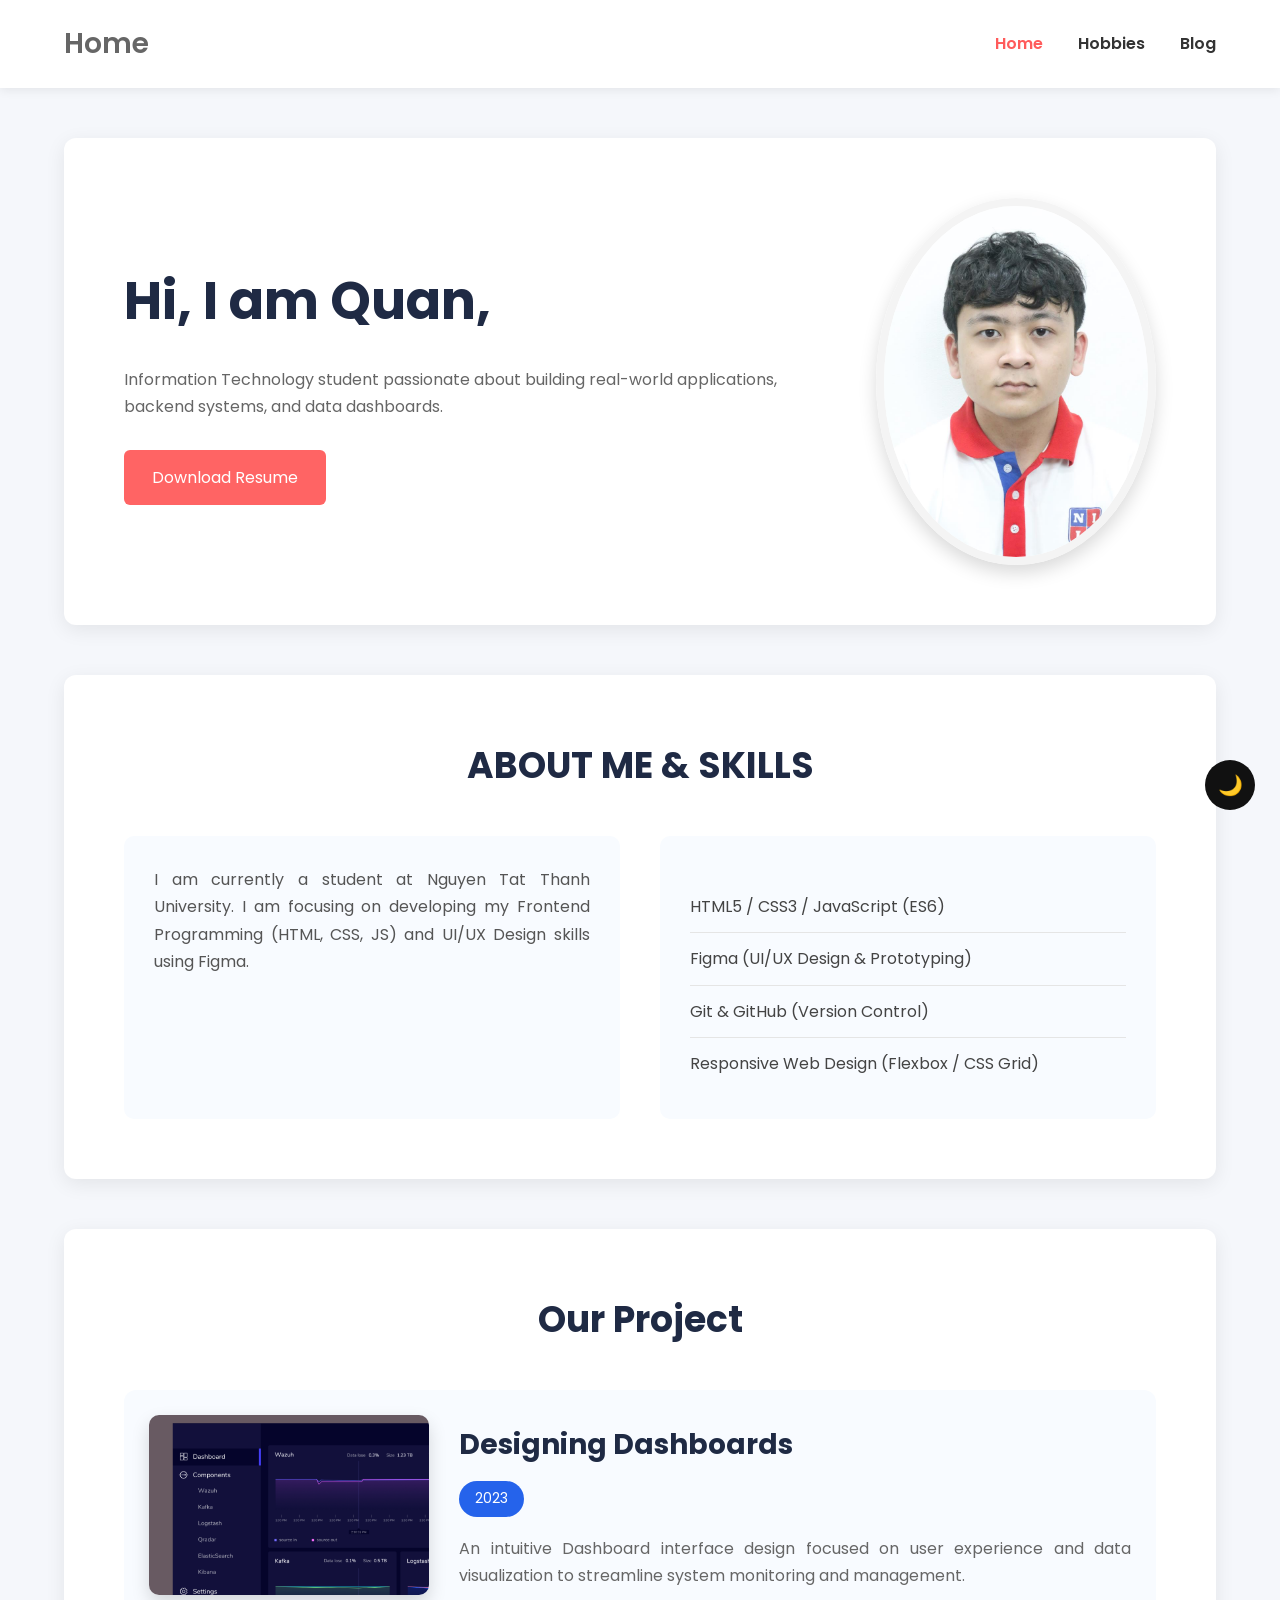
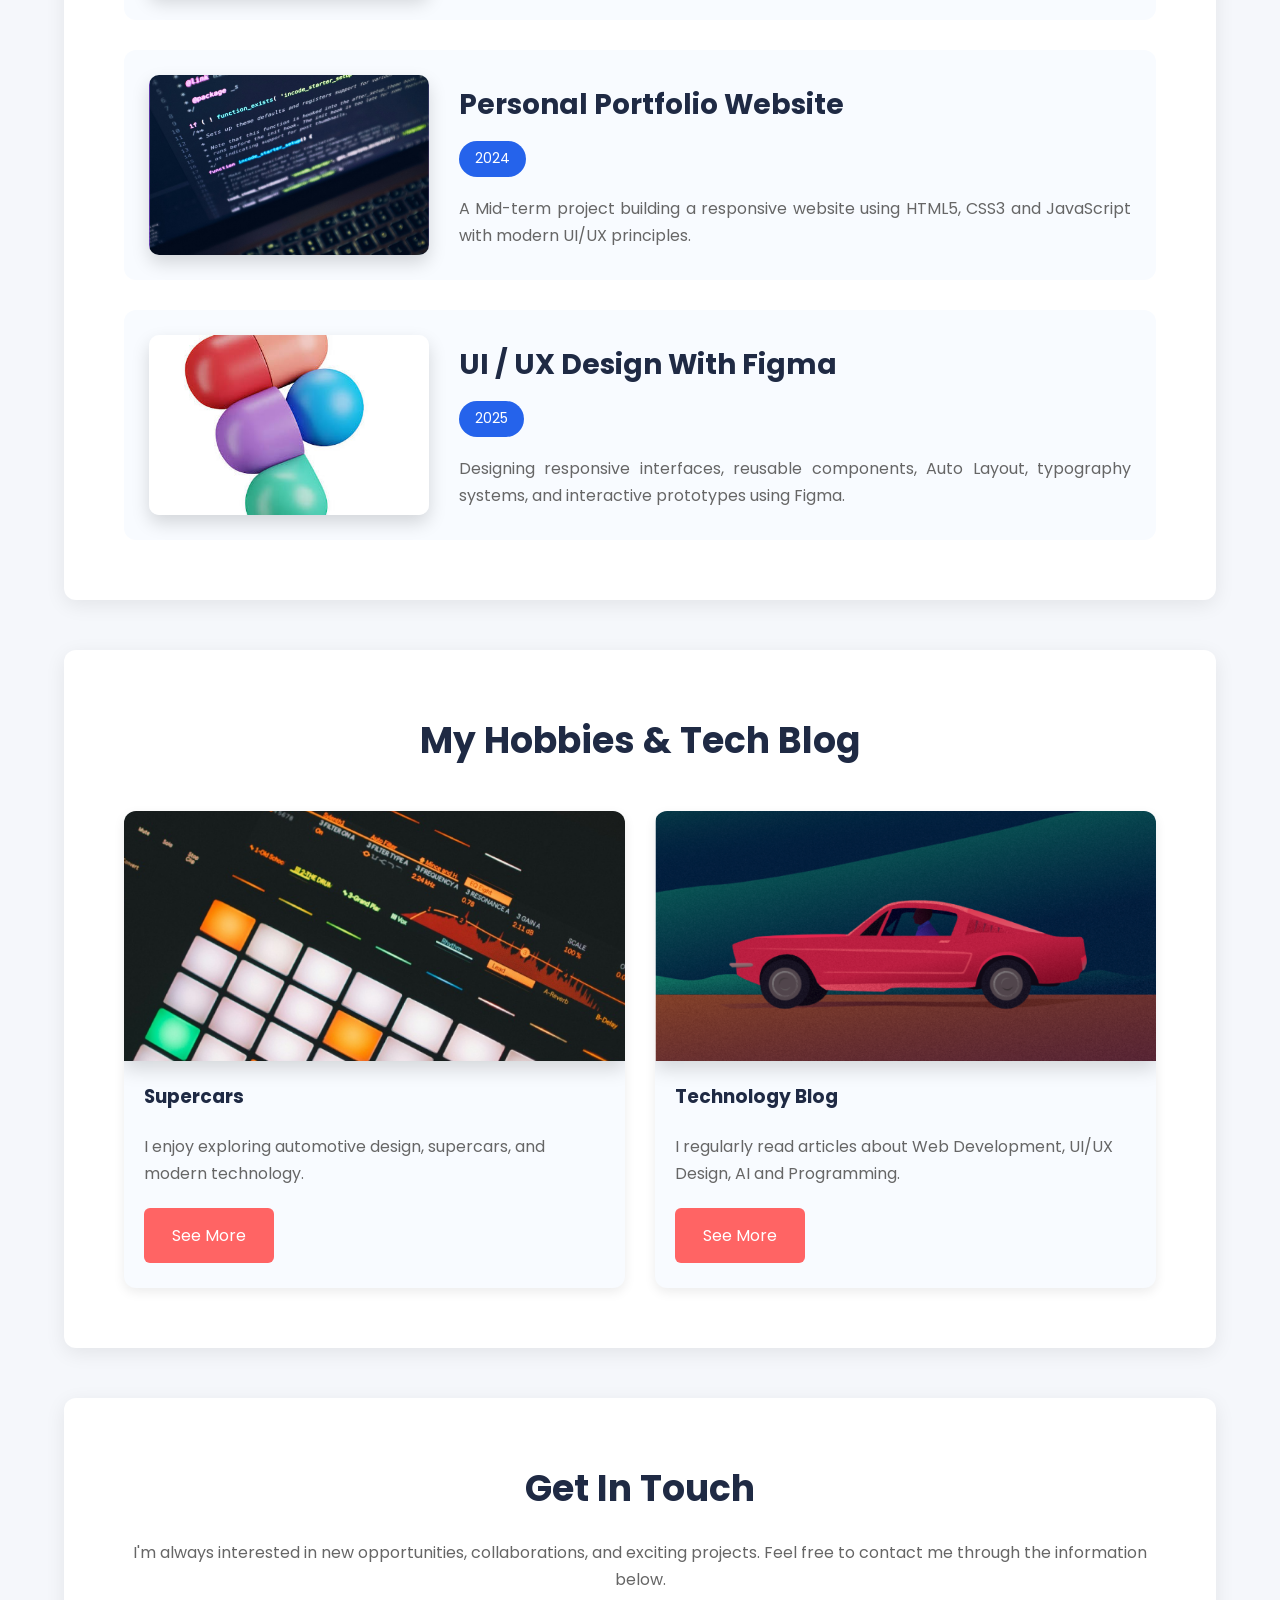
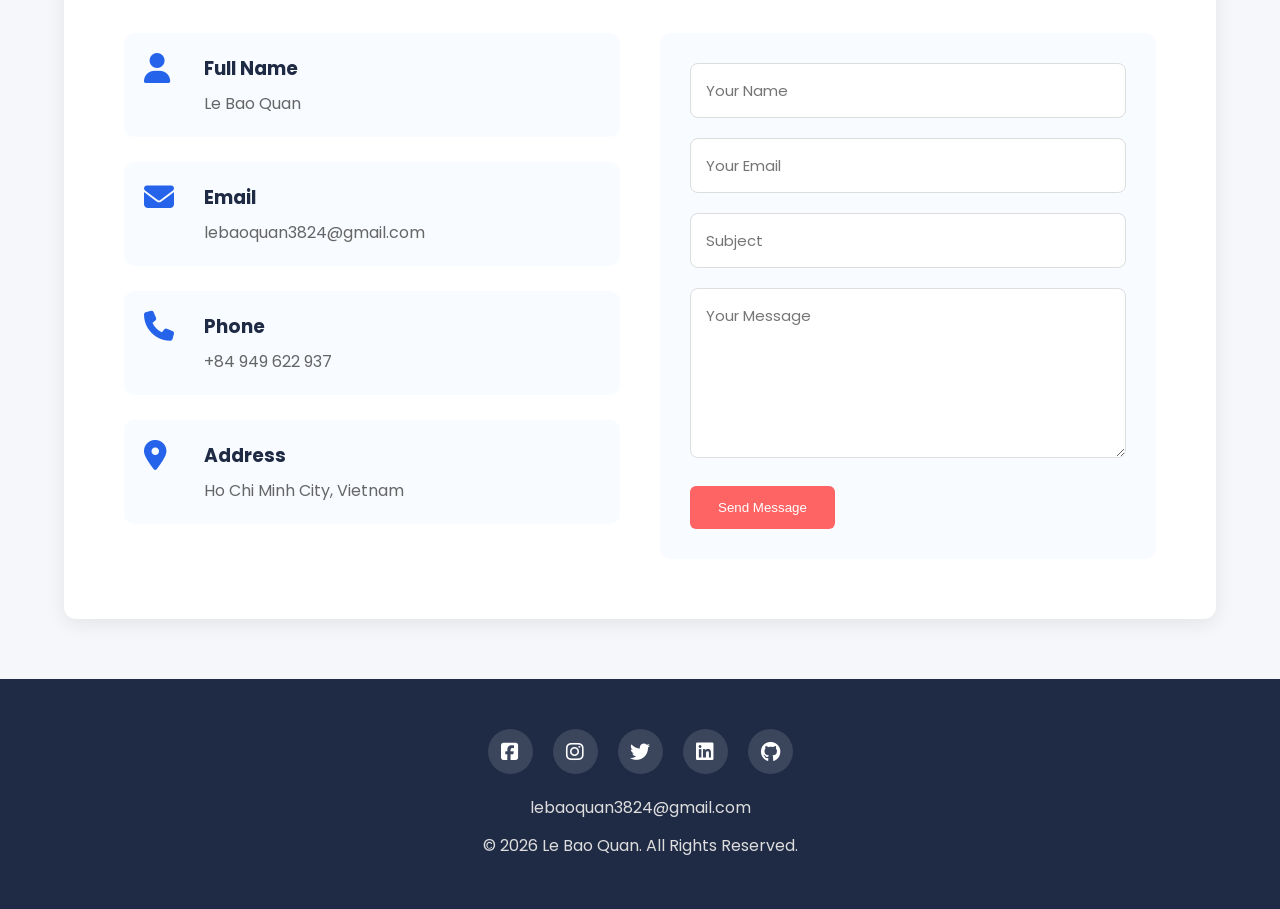
<file: index.html>
<!DOCTYPE html>
<html lang="en">

<head>

    <meta charset="UTF-8">

    <meta name="viewport"
          content="width=device-width, initial-scale=1.0">

    <title>Le Bao Quan | Portfolio</title>

    <link rel="stylesheet"
          href="css/style.css">

    <link rel="stylesheet"
href="https://cdnjs.cloudflare.com/ajax/libs/font-awesome/6.6.0/css/all.min.css">

</head>

<body>

<!-- ================= HEADER ================= -->

<header>

<div class="container">

<div class="logo">

<h2>Home</h2>

</div>

<nav>

<ul>

<li>

<a class="active"
href="index.html">

Home

</a>

</li>

<li>

<a href="hobbies.html">

Hobbies

</a>

</li>

<li>

<a href="blog.html">

Blog

</a>

</li>

</ul>

</nav>

</div>

</header>

<!-- ================= HERO ================= -->

<section class="hero">

<div class="hero-left">

<h1>

Hi, I am Quan,

</h1>

<p>

Information Technology student
passionate about building
real-world applications,
backend systems,
and data dashboards.

</p>

<a href="#"

class="btn">

Download Resume

</a>

</div>

<div class="hero-right">

<img src="images/avatar.png"

alt="avatar">

</div>

</section>

<!-- ================= ABOUT ================= -->

<section class="about">

<h2>

ABOUT ME & SKILLS

</h2>

<div class="about-box">

<div class="about-left">

<p>

I am currently a student at
Nguyen Tat Thanh University.

I am focusing on developing
my Frontend Programming
(HTML, CSS, JS)

and UI/UX Design skills
using Figma.

</p>

</div>

<div class="about-right">

<ul>

<li>

HTML5 / CSS3 / JavaScript (ES6)

</li>

<li>

Figma (UI/UX Design &
Prototyping)

</li>

<li>

Git & GitHub
(Version Control)

</li>

<li>

Responsive Web Design
(Flexbox / CSS Grid)

</li>

</ul>

</div>

</div>

</section>
<!-- ================= PROJECT ================= -->

<section class="project" id="project">

    <h2>Our Project</h2>

    <!-- Project 1 -->

    <div class="project-card">

        <img src="images/dashboard.png"
             alt="Dashboard">

        <div class="project-content">

            <h3>
                Designing Dashboards
            </h3>

            <span>
                2023
            </span>

            <p>

                An intuitive Dashboard interface
                design focused on user experience
                and data visualization to streamline
                system monitoring and management.

            </p>

        </div>

    </div>

    <!-- Project 2 -->

    <div class="project-card">

        <img src="images/portfolio.png"
             alt="Portfolio">

        <div class="project-content">

            <h3>

                Personal Portfolio Website

            </h3>

            <span>

                2024

            </span>

            <p>

                A Mid-term project building a
                responsive website using HTML5,
                CSS3 and JavaScript with
                modern UI/UX principles.

            </p>

        </div>

    </div>

    <!-- Project 3 -->

    <div class="project-card">

        <img src="images/figma.jpg"
             alt="Figma">

        <div class="project-content">

            <h3>

                UI / UX Design With Figma

            </h3>

            <span>

                2025

            </span>

            <p>

                Designing responsive interfaces,
                reusable components,
                Auto Layout,
                typography systems,
                and interactive prototypes
                using Figma.

            </p>

        </div>

    </div>

</section>

<!-- ================= HOBBIES ================= -->

<section class="hobby" id="hobby">

    <h2>

        My Hobbies & Tech Blog

    </h2>

    <div class="hobby-list">

        <!-- Hobby 1 -->

        <div class="hobby-card">

            <img src="images/hobby1.png"
                 alt="Car">

            <h3>

                Supercars

            </h3>

            <p>

                I enjoy exploring
                automotive design,
                supercars,
                and modern technology.

            </p>

            <a href="hobbies.html"
               class="btn">

                See More

            </a>

        </div>

        <!-- Hobby 2 -->

        <div class="hobby-card">

            <img src="images/hobby2.png"
                 alt="Programming">

            <h3>

                Technology Blog

            </h3>

            <p>

                I regularly read
                articles about
                Web Development,
                UI/UX Design,
                AI and Programming.

            </p>

            <a href="blog.html"
               class="btn">

                See More

            </a>

        </div>

    </div>

</section>
<!-- ================= CONTACT ================= -->

<section class="contact" id="contact">

    <h2>Get In Touch</h2>

    <p class="contact-text">
        I'm always interested in new opportunities,
        collaborations, and exciting projects.
        Feel free to contact me through the information below.
    </p>

    <div class="contact-container">

        <!-- Contact Information -->

        <div class="contact-info">

            <div class="info-box">

                <i class="fas fa-user"></i>

                <div>

                    <h3>Full Name</h3>

                    <p>Le Bao Quan</p>

                </div>

            </div>

            <div class="info-box">

                <i class="fas fa-envelope"></i>

                <div>

                    <h3>Email</h3>

                    <p>lebaoquan3824@gmail.com</p>

                </div>

            </div>

            <div class="info-box">

                <i class="fas fa-phone"></i>

                <div>

                    <h3>Phone</h3>

                    <p>+84 949 622 937</p>

                </div>

            </div>

            <div class="info-box">

                <i class="fas fa-location-dot"></i>

                <div>

                    <h3>Address</h3>

                    <p>Ho Chi Minh City, Vietnam</p>

                </div>

            </div>

        </div>

        <!-- Contact Form -->

        <div class="contact-form">

            <form>

                <input
                    type="text"
                    placeholder="Your Name"
                    required>

                <input
                    type="email"
                    placeholder="Your Email"
                    required>

                <input
                    type="text"
                    placeholder="Subject"
                    required>

                <textarea
                    rows="6"
                    placeholder="Your Message"
                    required></textarea>

                <button
                    type="submit"
                    class="btn">

                    Send Message

                </button>

            </form>

        </div>

    </div>

</section>

<!-- ================= FOOTER ================= -->

<footer>

    <div class="social">

        <a href="https://www.facebook.com/Qun3824/?locale=vi_VN" target="_blank">
            <i class="fab fa-facebook-square"></i>
        </a>

        <a href="https://instagram.com" target="_blank">
            <i class="fab fa-instagram"></i>
        </a>

        <a href="https://twitter.com" target="_blank">
            <i class="fab fa-twitter"></i>
        </a>

        <a href="https://linkedin.com" target="_blank">
            <i class="fab fa-linkedin"></i>
        </a>

        <a href="https://github.com" target="_blank">
            <i class="fab fa-github"></i>
        </a>

    </div>

    <p>
        lebaoquan3824@gmail.com
    </p>

    <p>
        © 2026 Le Bao Quan. All Rights Reserved.
    </p>

</footer>
<!-- ================= JAVASCRIPT ================= -->

<script src="js/script.js"></script>

</body>

</html>
</file>
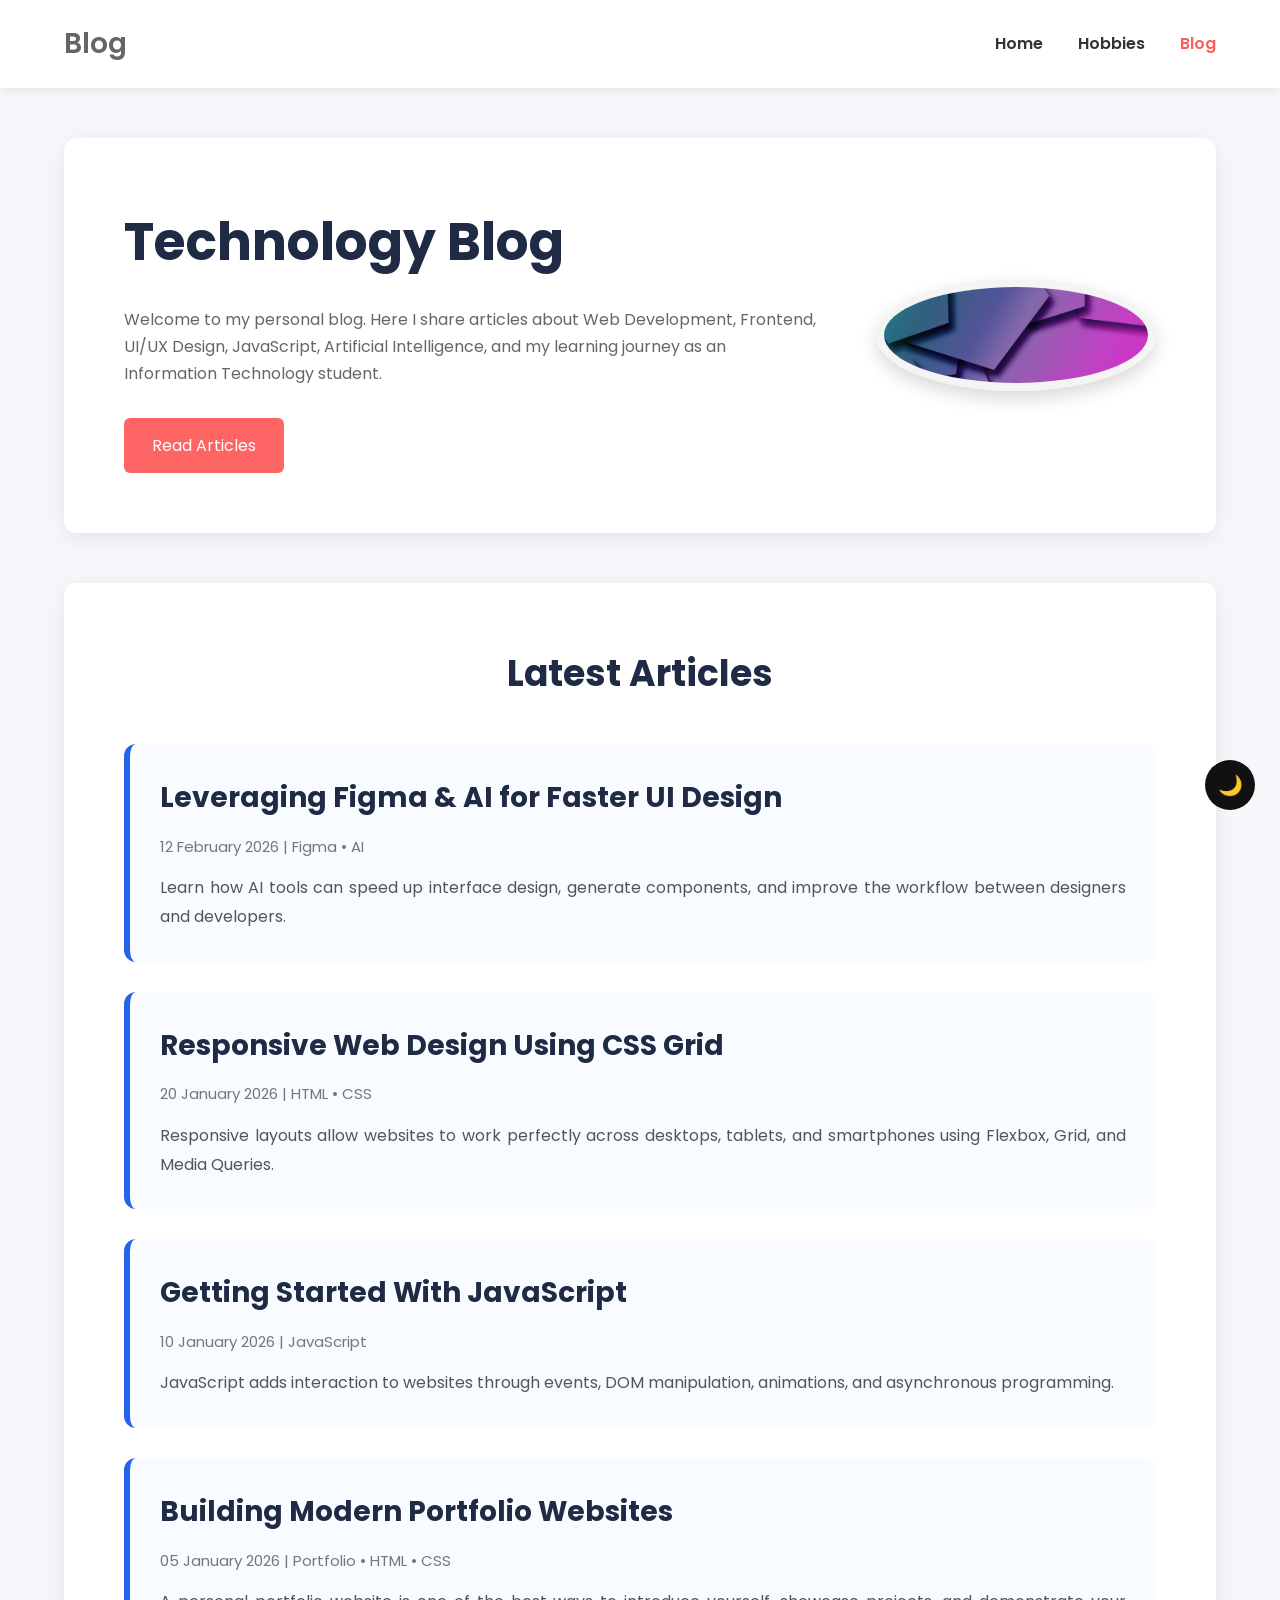
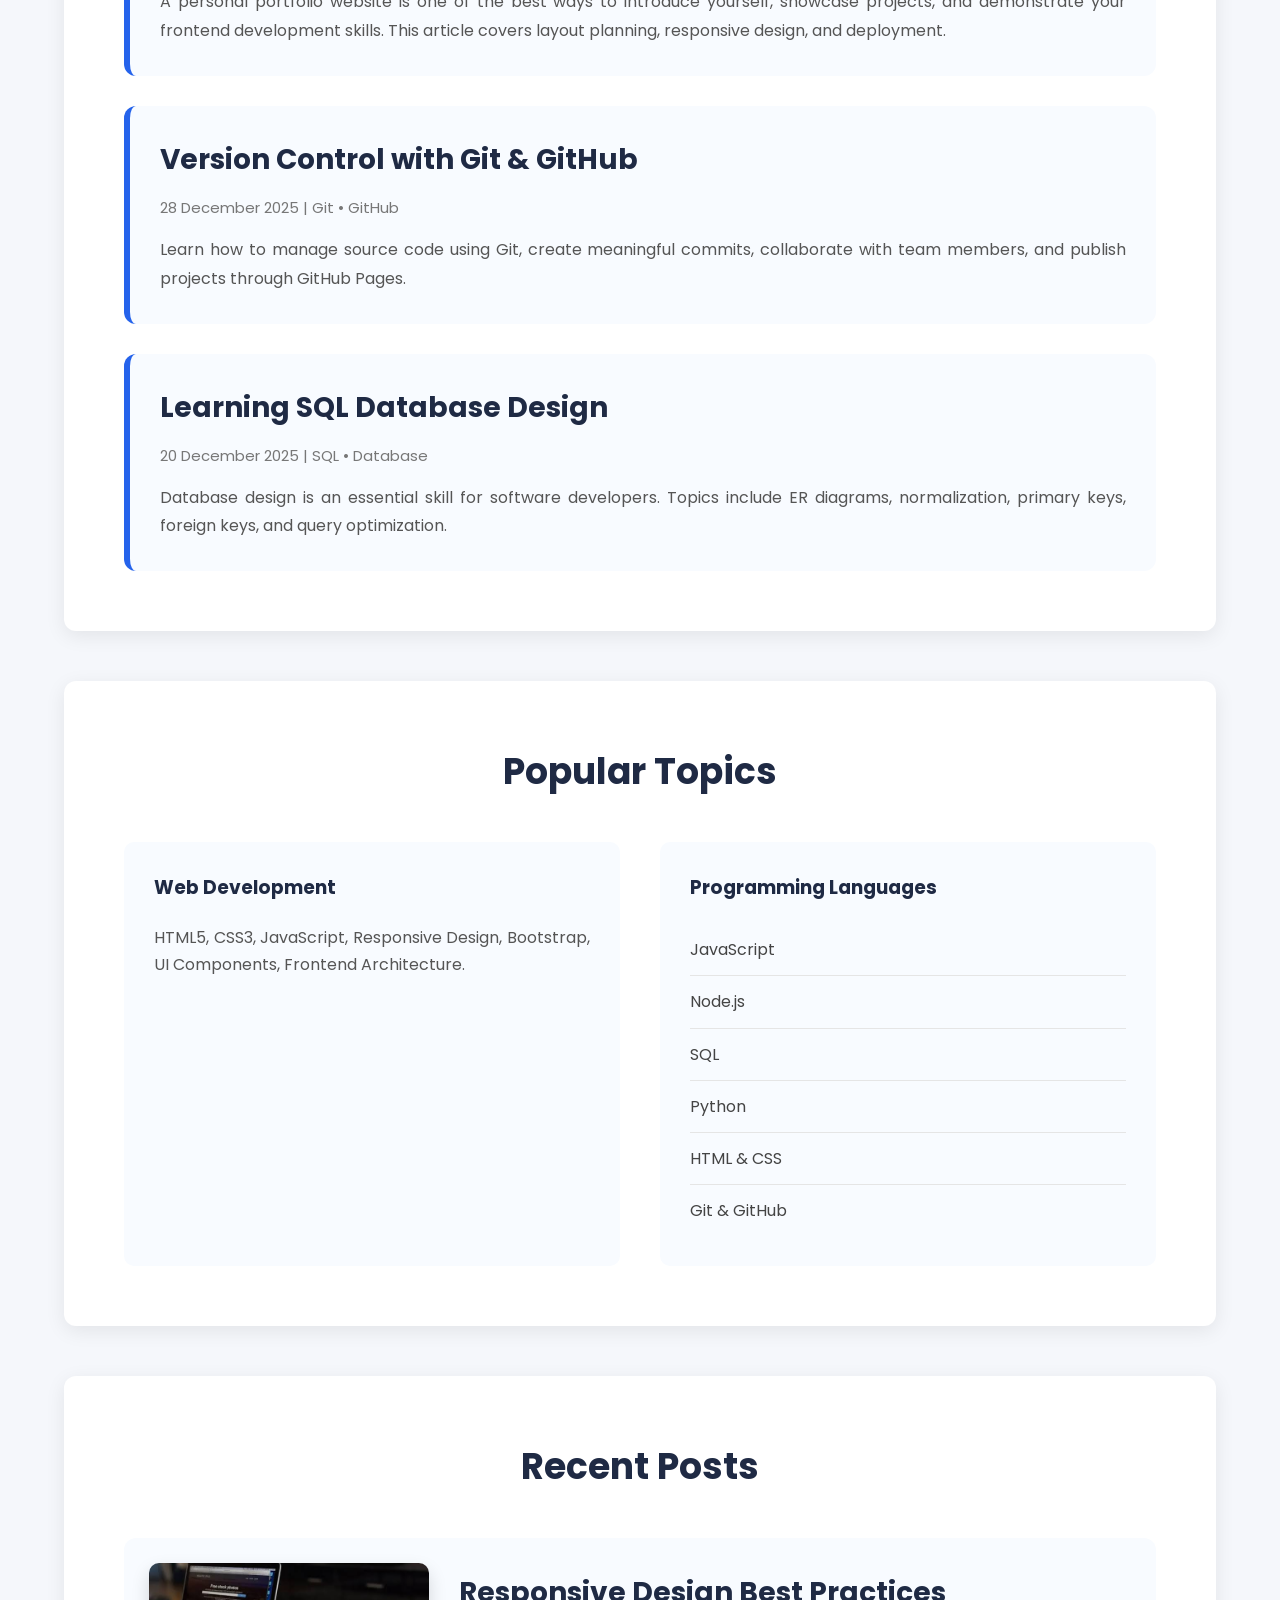
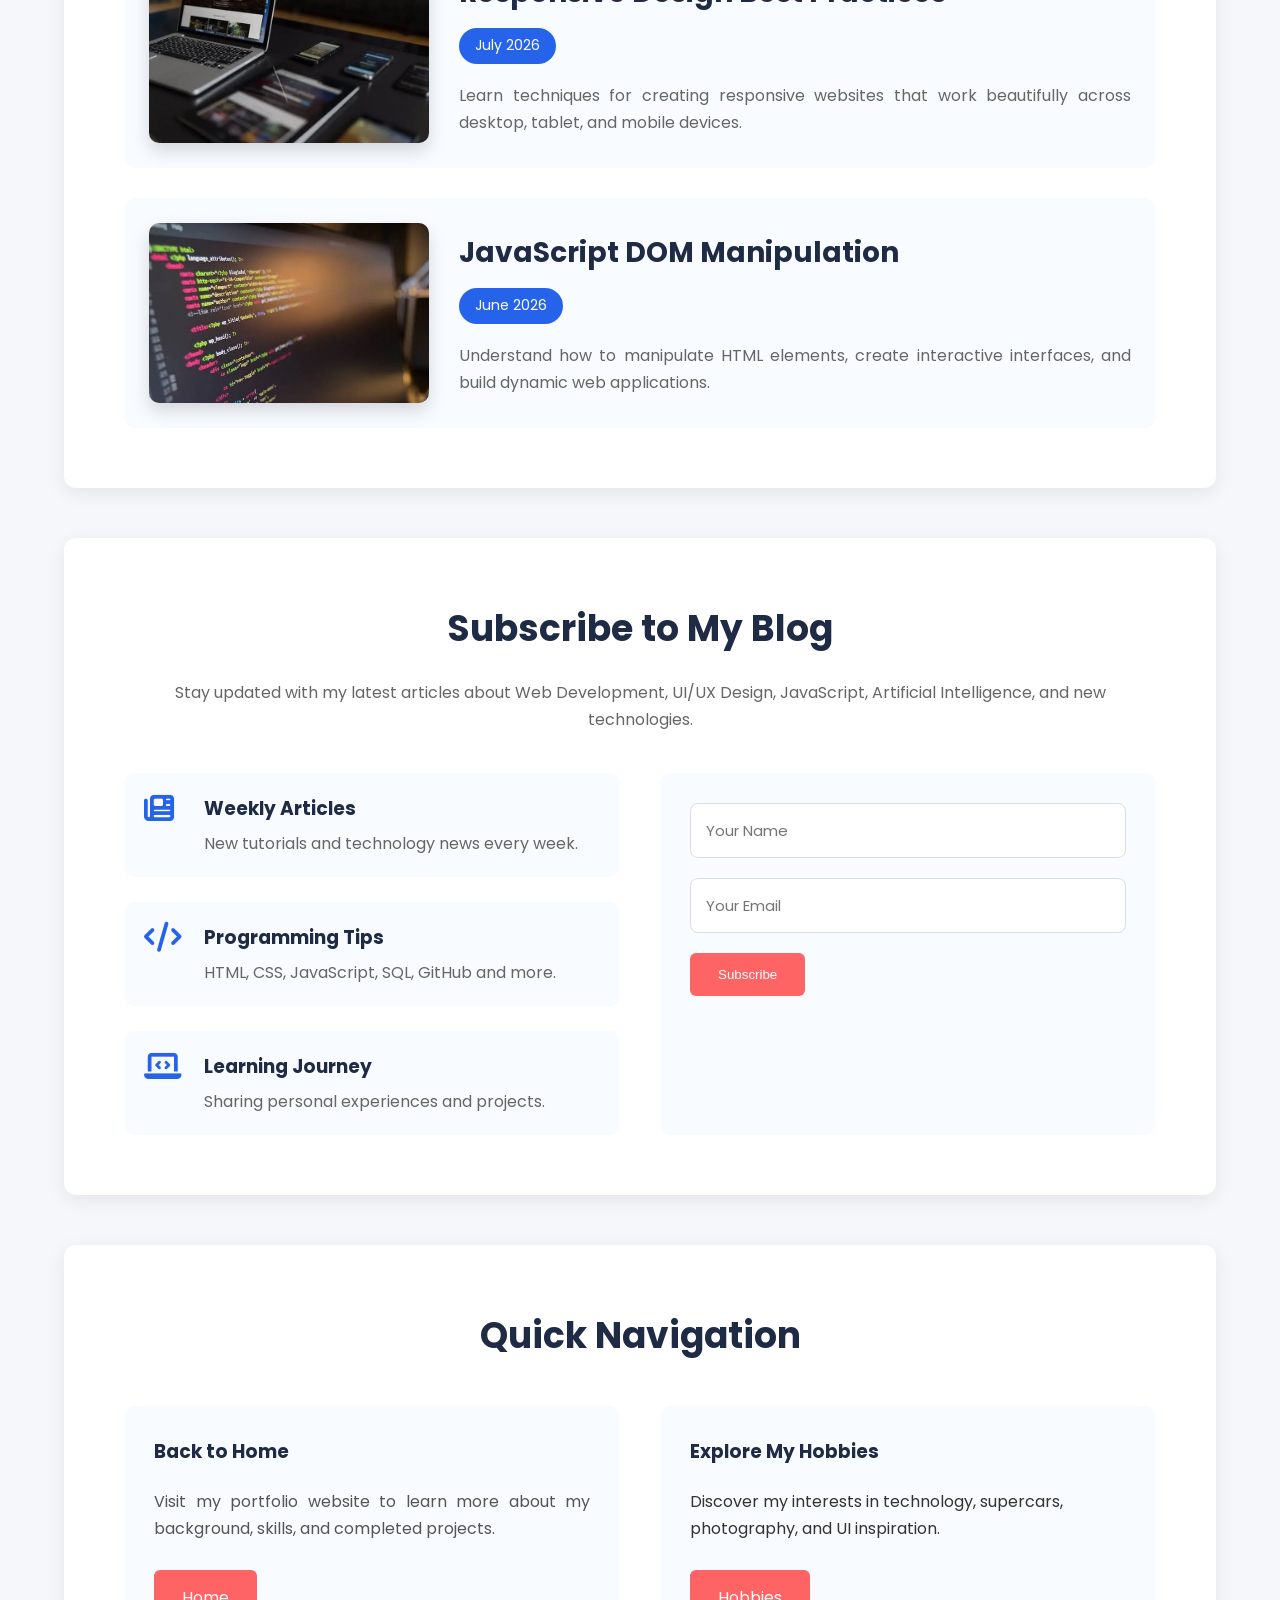
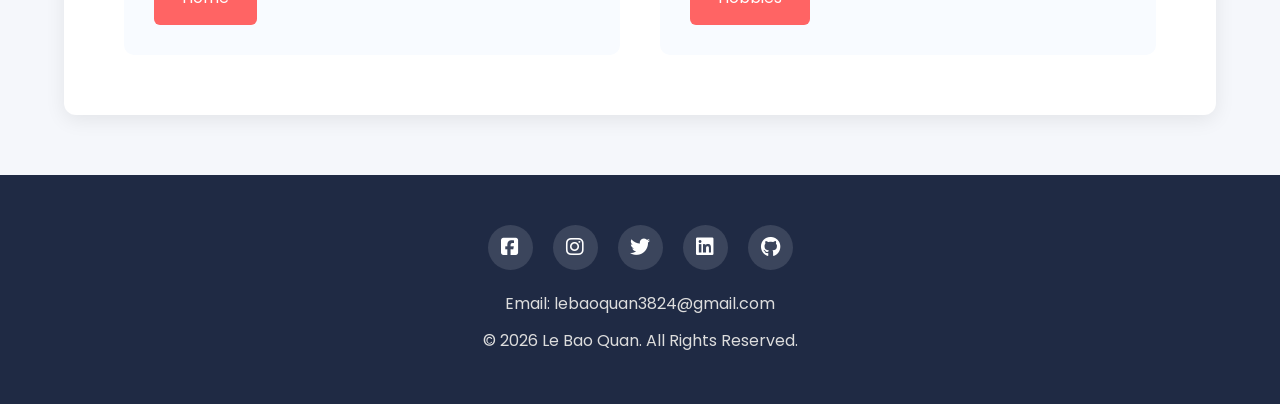
<file: blog.html>
<!DOCTYPE html>
<html lang="en">

<head>

    <meta charset="UTF-8">

    <meta name="viewport"
          content="width=device-width, initial-scale=1.0">

    <title>Blog | Le Bao Quan</title>

    <link rel="stylesheet"
          href="css/style.css">

    <link rel="stylesheet"
href="https://cdnjs.cloudflare.com/ajax/libs/font-awesome/6.6.0/css/all.min.css">

</head>

<body>

<!-- ================= HEADER ================= -->

<header>

<div class="container">

<div class="logo">

<h2>Blog</h2>

</div>

<nav>

<ul>

<li>

<a href="index.html">

Home

</a>

</li>

<li>

<a href="hobbies.html">

Hobbies

</a>

</li>

<li>

<a class="active"
href="blog.html">

Blog

</a>

</li>

</ul>

</nav>

</div>

</header>

<!-- ================= HERO ================= -->

<section class="hero">

<div class="hero-left">

<h1>

Technology Blog

</h1>

<p>

Welcome to my personal blog.

Here I share articles about
Web Development,
Frontend,
UI/UX Design,
JavaScript,
Artificial Intelligence,
and my learning journey
as an Information Technology student.

</p>

<a href="#articles"

class="btn">

Read Articles

</a>

</div>

<div class="hero-right">

<img src="images/blog-banner.jpg"

alt="Blog">

</div>

</section>

<!-- ================= ARTICLES ================= -->

<section

class="blog"

id="articles">

<h2>

Latest Articles

</h2>

<div class="blog-item">

<h3>

Leveraging Figma &
AI for Faster UI Design

</h3>

<span>

12 February 2026 |
Figma • AI

</span>

<p>

Learn how AI tools can
speed up interface design,
generate components,
and improve the workflow
between designers
and developers.

</p>

</div>

<div class="blog-item">

<h3>

Responsive Web Design
Using CSS Grid

</h3>

<span>

20 January 2026 |
HTML • CSS

</span>

<p>

Responsive layouts
allow websites to work
perfectly across desktops,
tablets,
and smartphones
using Flexbox,
Grid,
and Media Queries.

</p>

</div>

<div class="blog-item">

<h3>

Getting Started
With JavaScript

</h3>

<span>

10 January 2026 |
JavaScript

</span>

<p>

JavaScript adds interaction
to websites through events,
DOM manipulation,
animations,
and asynchronous programming.

</p>

</div>
<!-- ================= ARTICLE 4 ================= -->

<div class="blog-item">

    <h3>

        Building Modern Portfolio Websites

    </h3>

    <span>

        05 January 2026 |
        Portfolio • HTML • CSS

    </span>

    <p>

        A personal portfolio website is one of the
        best ways to introduce yourself,
        showcase projects,
        and demonstrate your frontend development skills.
        This article covers layout planning,
        responsive design,
        and deployment.

    </p>

</div>

<!-- ================= ARTICLE 5 ================= -->

<div class="blog-item">

    <h3>

        Version Control with Git & GitHub

    </h3>

    <span>

        28 December 2025 |
        Git • GitHub

    </span>

    <p>

        Learn how to manage source code using Git,
        create meaningful commits,
        collaborate with team members,
        and publish projects through GitHub Pages.

    </p>

</div>

<!-- ================= ARTICLE 6 ================= -->

<div class="blog-item">

    <h3>

        Learning SQL Database Design

    </h3>

    <span>

        20 December 2025 |
        SQL • Database

    </span>

    <p>

        Database design is an essential skill
        for software developers.
        Topics include ER diagrams,
        normalization,
        primary keys,
        foreign keys,
        and query optimization.

    </p>

</div>

</section>

<!-- ================= POPULAR TOPICS ================= -->

<section class="about">

    <h2>

        Popular Topics

    </h2>

    <div class="about-box">

        <div class="about-left">

            <h3>

                Web Development

            </h3>

            <p>

                HTML5,
                CSS3,
                JavaScript,
                Responsive Design,
                Bootstrap,
                UI Components,
                Frontend Architecture.

            </p>

        </div>

        <div class="about-right">

            <h3>

                Programming Languages

            </h3>

            <ul>

                <li>JavaScript</li>

                <li>Node.js</li>

                <li>SQL</li>

                <li>Python</li>

                <li>HTML & CSS</li>

                <li>Git & GitHub</li>

            </ul>

        </div>

    </div>

</section>

<!-- ================= RECENT POSTS ================= -->

<section class="project">

    <h2>

        Recent Posts

    </h2>

    <div class="project-card">

        <img src="images/post1.jpg"
             alt="Responsive Design">

        <div class="project-content">

            <h3>

                Responsive Design Best Practices

            </h3>

            <span>

                July 2026

            </span>

            <p>

                Learn techniques for creating
                responsive websites that work
                beautifully across desktop,
                tablet,
                and mobile devices.

            </p>

        </div>

    </div>

    <div class="project-card">

        <img src="images/post2.jpg"
             alt="JavaScript">

        <div class="project-content">

            <h3>

                JavaScript DOM Manipulation

            </h3>

            <span>

                June 2026

            </span>

            <p>

                Understand how to manipulate
                HTML elements,
                create interactive interfaces,
                and build dynamic web applications.

            </p>

        </div>

    </div>

</section>
<!-- ================= NEWSLETTER ================= -->

<section class="contact">

    <h2>Subscribe to My Blog</h2>

    <p class="contact-text">

        Stay updated with my latest articles about
        Web Development,
        UI/UX Design,
        JavaScript,
        Artificial Intelligence,
        and new technologies.

    </p>

    <div class="contact-container">

        <div class="contact-info">

            <div class="info-box">

                <i class="fas fa-newspaper"></i>

                <div>

                    <h3>Weekly Articles</h3>

                    <p>
                        New tutorials and technology news every week.
                    </p>

                </div>

            </div>

            <div class="info-box">

                <i class="fas fa-code"></i>

                <div>

                    <h3>Programming Tips</h3>

                    <p>
                        HTML, CSS, JavaScript, SQL, GitHub and more.
                    </p>

                </div>

            </div>

            <div class="info-box">

                <i class="fas fa-laptop-code"></i>

                <div>

                    <h3>Learning Journey</h3>

                    <p>
                        Sharing personal experiences and projects.
                    </p>

                </div>

            </div>

        </div>

        <div class="contact-form">

            <form>

                <input
                    type="text"
                    placeholder="Your Name"
                    required>

                <input
                    type="email"
                    placeholder="Your Email"
                    required>

                <button
                    type="submit"
                    class="btn">

                    Subscribe

                </button>

            </form>

        </div>

    </div>

</section>

<!-- ================= QUICK LINKS ================= -->

<section class="about">

    <h2>Quick Navigation</h2>

    <div class="about-box">

        <div class="about-left">

            <h3>Back to Home</h3>

            <p>

                Visit my portfolio website to
                learn more about my background,
                skills,
                and completed projects.

            </p>

            <br>

            <a href="index.html"
               class="btn">

                Home

            </a>

        </div>

        <div class="about-right">

            <h3>Explore My Hobbies</h3>

            <p>

                Discover my interests in
                technology,
                supercars,
                photography,
                and UI inspiration.

            </p>

            <br>

            <a href="hobbies.html"
               class="btn">

                Hobbies

            </a>

        </div>

    </div>

</section>

<!-- ================= FOOTER ================= -->

<footer>

    <div class="social">

        <a href="https://facebook.com"
           target="_blank">

            <i class="fab fa-facebook-square"></i>

        </a>

        <a href="https://instagram.com"
           target="_blank">

            <i class="fab fa-instagram"></i>

        </a>

        <a href="https://twitter.com"
           target="_blank">

            <i class="fab fa-twitter"></i>

        </a>

        <a href="https://linkedin.com"
           target="_blank">

            <i class="fab fa-linkedin"></i>

        </a>

        <a href="https://github.com"
           target="_blank">

            <i class="fab fa-github"></i>

        </a>

    </div>

    <p>

        Email:
        lebaoquan3824@gmail.com

    </p>

    <p>

        © 2026 Le Bao Quan.
        All Rights Reserved.

    </p>

</footer>

<!-- ================= JAVASCRIPT ================= -->

<script src="js/script.js"></script>

</body>

</html>
</file>
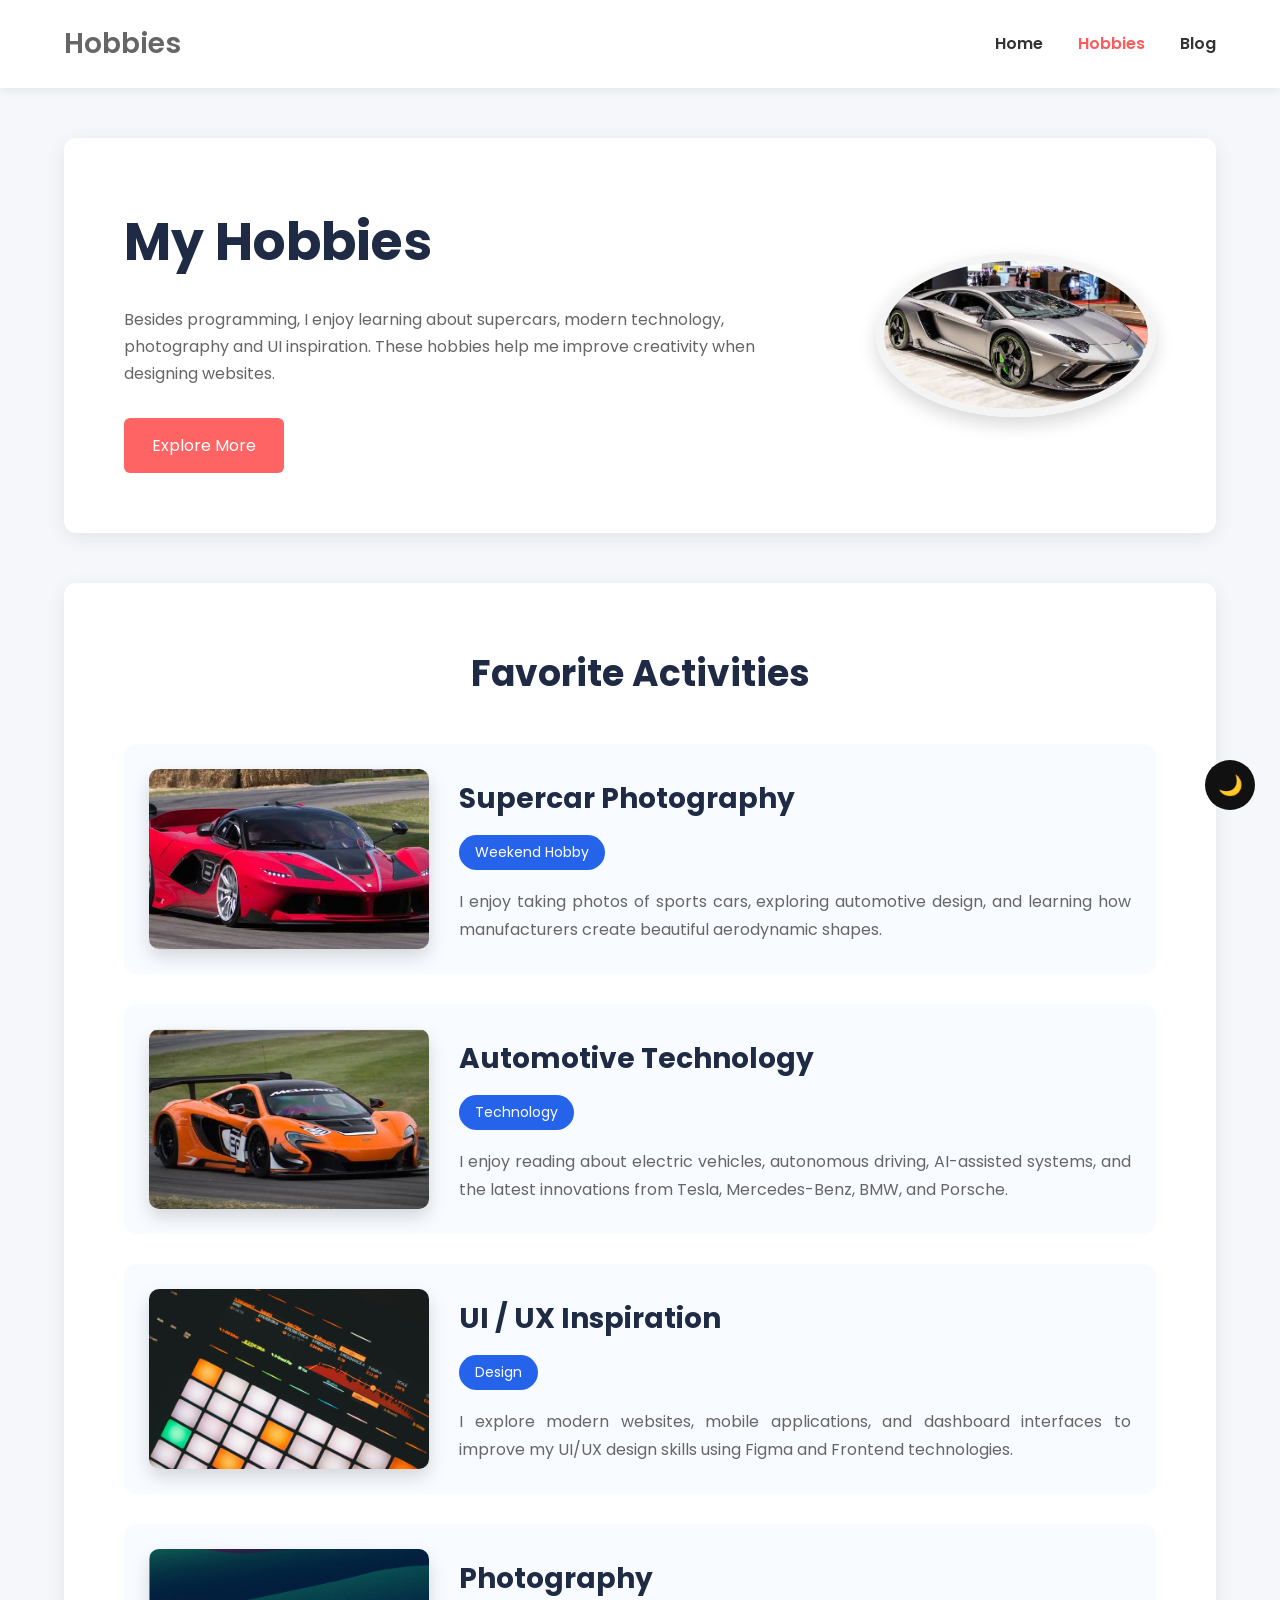
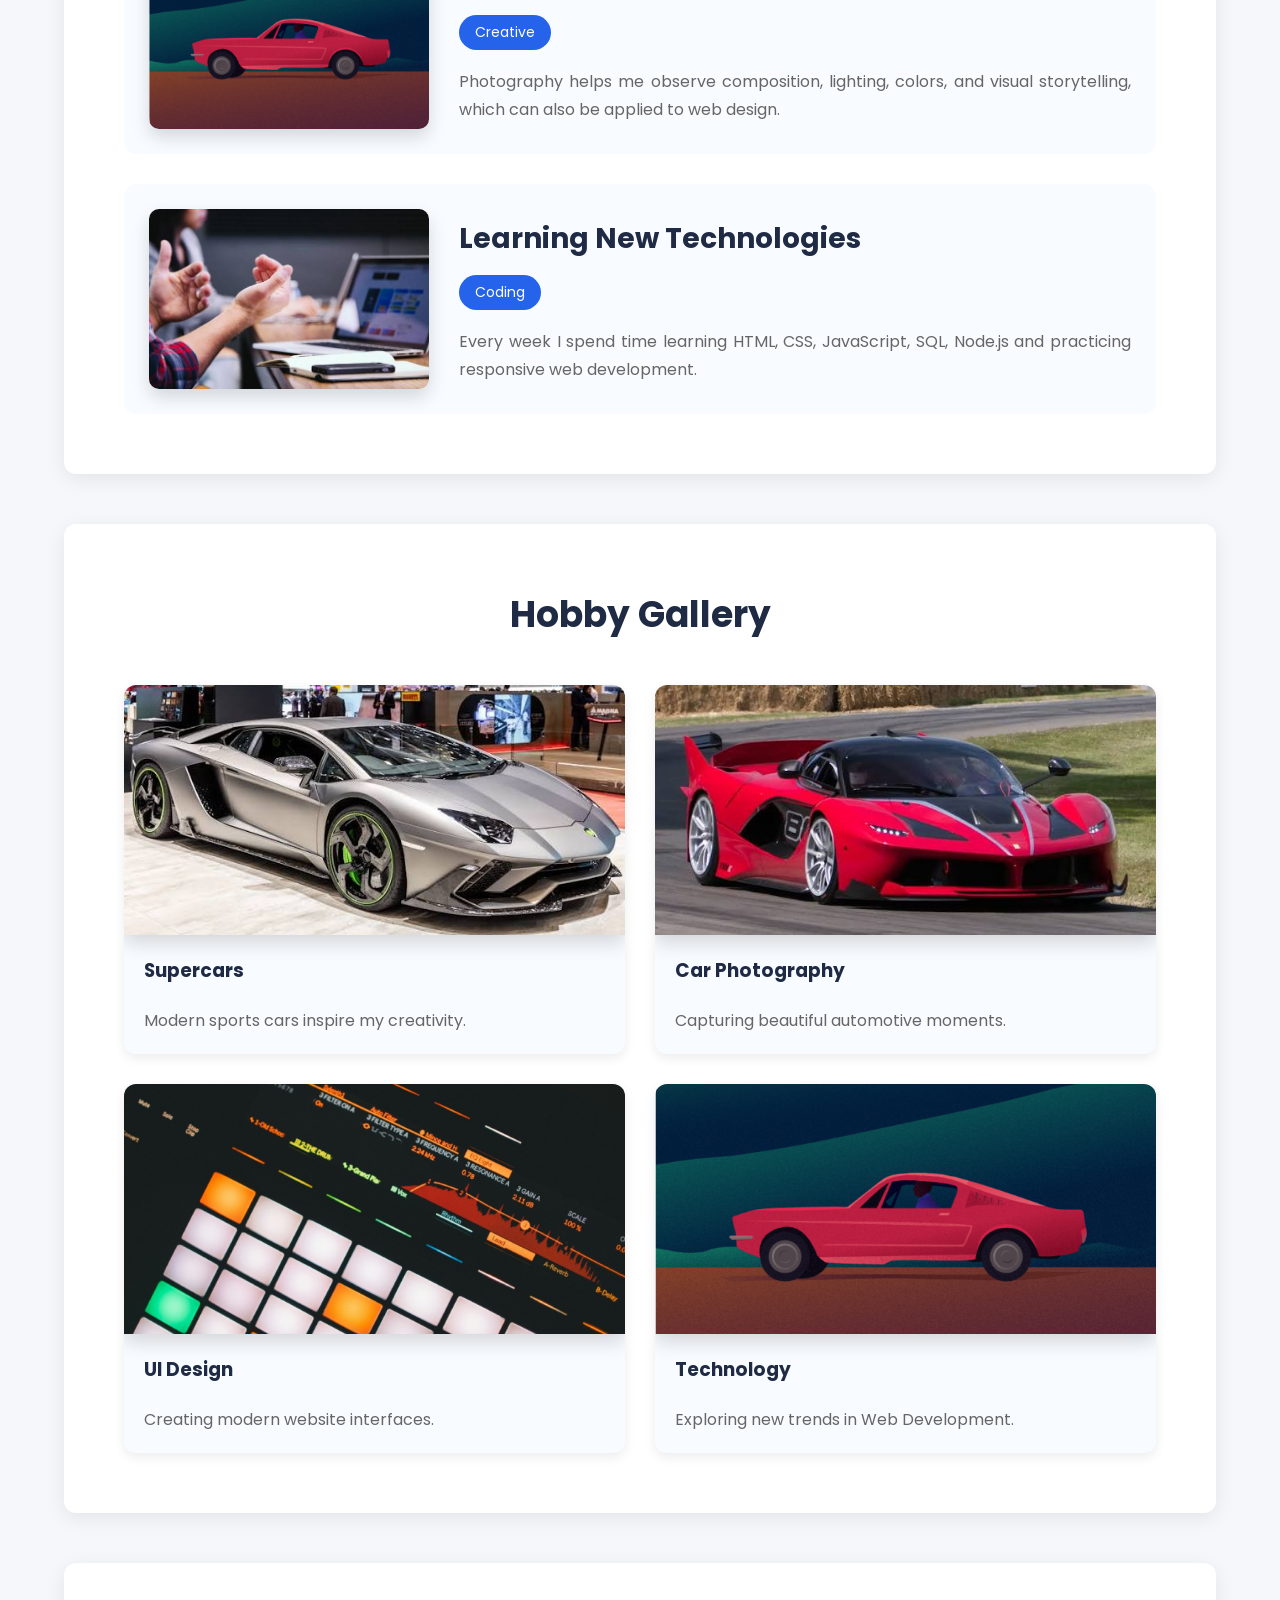
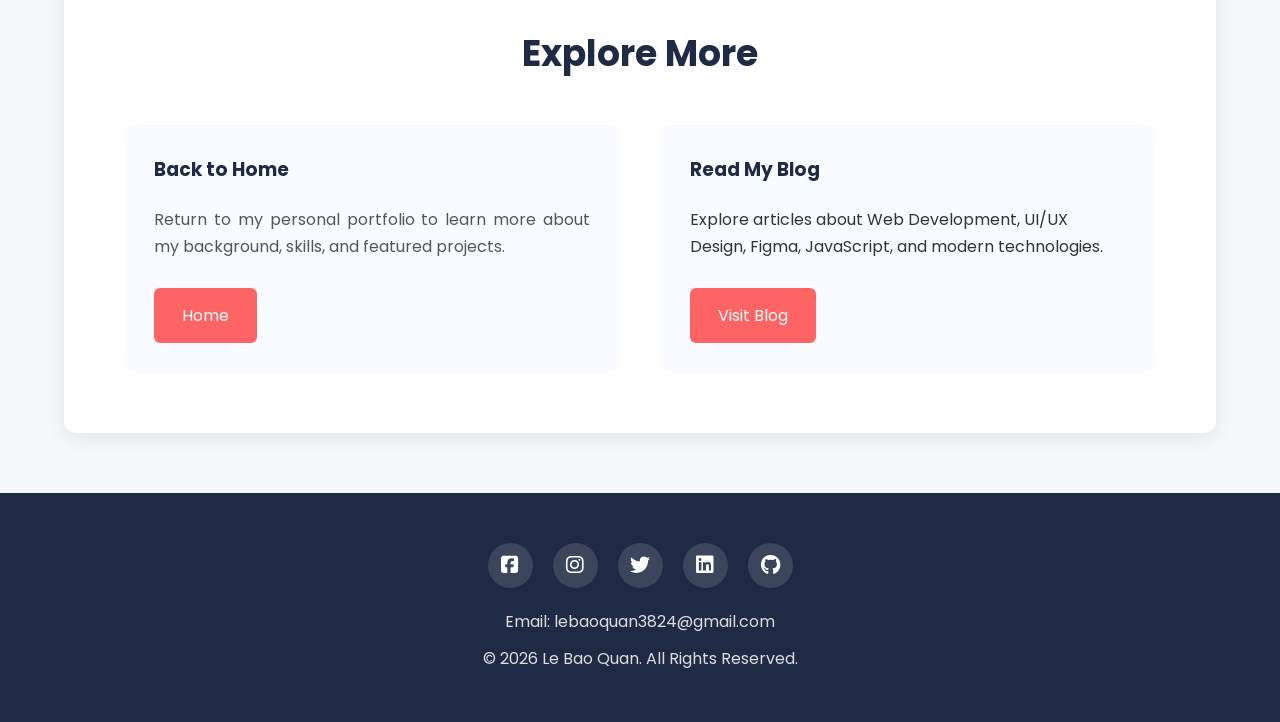
<file: hobbies.html>
<!DOCTYPE html>
<html lang="en">

<head>

    <meta charset="UTF-8">

    <meta name="viewport"
          content="width=device-width, initial-scale=1.0">

    <title>Hobbies | Le Bao Quan</title>

    <link rel="stylesheet"
          href="css/style.css">

    <link rel="stylesheet"
href="https://cdnjs.cloudflare.com/ajax/libs/font-awesome/6.6.0/css/all.min.css">

</head>

<body>

<!-- ================= HEADER ================= -->

<header>

<div class="container">

<div class="logo">

<h2>Hobbies</h2>

</div>

<nav>

<ul>

<li>

<a href="index.html">

Home

</a>

</li>

<li>

<a class="active"
href="hobbies.html">

Hobbies

</a>

</li>

<li>

<a href="blog.html">

Blog

</a>

</li>

</ul>

</nav>

</div>

</header>

<!-- ================= HERO ================= -->

<section class="hero">

<div class="hero-left">

<h1>

My Hobbies

</h1>

<p>

Besides programming,
I enjoy learning about
supercars,
modern technology,
photography
and UI inspiration.

These hobbies help me
improve creativity
when designing websites.

</p>

<a href="#gallery"
class="btn">

Explore More

</a>

</div>

<div class="hero-right">

<img src="images/car1.jpg"
alt="Super Car">

</div>

</section>

<!-- ================= GALLERY ================= -->

<section
class="project"
id="gallery">

<h2>

Favorite Activities

</h2>

<div class="project-card">

<img src="images/car2.jpg"
alt="Ferrari">

<div class="project-content">

<h3>

Supercar Photography

</h3>

<span>

Weekend Hobby

</span>

<p>

I enjoy taking photos
of sports cars,
exploring automotive
design,
and learning how
manufacturers create
beautiful aerodynamic shapes.

</p>

</div>

</div>
<!-- ================= ACTIVITY 2 ================= -->

<div class="project-card">

    <img src="images/car3.png"
         alt="Technology">

    <div class="project-content">

        <h3>

            Automotive Technology

        </h3>

        <span>

            Technology

        </span>

        <p>

            I enjoy reading about electric vehicles,
            autonomous driving,
            AI-assisted systems,
            and the latest innovations
            from Tesla,
            Mercedes-Benz,
            BMW,
            and Porsche.

        </p>

    </div>

</div>

<!-- ================= ACTIVITY 3 ================= -->

<div class="project-card">

    <img src="images/hobby1.png"
         alt="UI Design">

    <div class="project-content">

        <h3>

            UI / UX Inspiration

        </h3>

        <span>

            Design

        </span>

        <p>

            I explore modern websites,
            mobile applications,
            and dashboard interfaces
            to improve my UI/UX
            design skills using
            Figma and Frontend technologies.

        </p>

    </div>

</div>

<!-- ================= ACTIVITY 4 ================= -->

<div class="project-card">

    <img src="images/hobby2.png"
         alt="Photography">

    <div class="project-content">

        <h3>

            Photography

        </h3>

        <span>

            Creative

        </span>

        <p>

            Photography helps me
            observe composition,
            lighting,
            colors,
            and visual storytelling,
            which can also be applied
            to web design.

        </p>

    </div>

</div>

<!-- ================= ACTIVITY 5 ================= -->

<div class="project-card">

    <img src="images/programming.jpg"
         alt="Programming">

    <div class="project-content">

        <h3>

            Learning New Technologies

        </h3>

        <span>

            Coding

        </span>

        <p>

            Every week I spend time
            learning HTML,
            CSS,
            JavaScript,
            SQL,
            Node.js
            and practicing responsive
            web development.

        </p>

    </div>

</div>

</section>

<!-- ================= IMAGE GALLERY ================= -->

<section class="hobby">

    <h2>

        Hobby Gallery

    </h2>

    <div class="hobby-list">

        <div class="hobby-card">

            <img src="images/car1.jpg"
                 alt="Car">

            <h3>

                Supercars

            </h3>

            <p>

                Modern sports cars
                inspire my creativity.

            </p>

        </div>

        <div class="hobby-card">

            <img src="images/car2.jpg"
                 alt="Ferrari">

            <h3>

                Car Photography

            </h3>

            <p>

                Capturing beautiful
                automotive moments.

            </p>

        </div>

        <div class="hobby-card">

            <img src="images/hobby1.png"
                 alt="Design">

            <h3>

                UI Design

            </h3>

            <p>

                Creating modern
                website interfaces.

            </p>

        </div>

        <div class="hobby-card">

            <img src="images/hobby2.png"
                 alt="Technology">

            <h3>

                Technology

            </h3>

            <p>

                Exploring new trends
                in Web Development.

            </p>

        </div>

    </div>

</section>
<!-- ================= QUICK LINKS ================= -->

<section class="about">

    <h2>Explore More</h2>

    <div class="about-box">

        <div class="about-left">

            <h3>Back to Home</h3>

            <p>

                Return to my personal portfolio to learn
                more about my background, skills,
                and featured projects.

            </p>

            <br>

            <a href="index.html" class="btn">

                Home

            </a>

        </div>

        <div class="about-right">

            <h3>Read My Blog</h3>

            <p>

                Explore articles about
                Web Development,
                UI/UX Design,
                Figma,
                JavaScript,
                and modern technologies.

            </p>

            <br>

            <a href="blog.html" class="btn">

                Visit Blog

            </a>

        </div>

    </div>

</section>

<!-- ================= FOOTER ================= -->

<footer>

    <div class="social">

        <a href="https://facebook.com" target="_blank">

            <i class="fab fa-facebook-square"></i>

        </a>

        <a href="https://instagram.com" target="_blank">

            <i class="fab fa-instagram"></i>

        </a>

        <a href="https://twitter.com" target="_blank">

            <i class="fab fa-twitter"></i>

        </a>

        <a href="https://linkedin.com" target="_blank">

            <i class="fab fa-linkedin"></i>

        </a>

        <a href="https://github.com" target="_blank">

            <i class="fab fa-github"></i>

        </a>

    </div>

    <p>

        Email:
        lebaoquan3824@gmail.com

    </p>

    <p>

        © 2026 Le Bao Quan.
        All Rights Reserved.

    </p>

</footer>

<!-- ================= JAVASCRIPT ================= -->

<script src="js/script.js"></script>

</body>

</html>
</file>
<file: css/style.css>
/* ===================================
   GOOGLE FONT
=================================== */

@import url('https://fonts.googleapis.com/css2?family=Poppins:wght@300;400;500;600;700;800&display=swap');

/* ===================================
   RESET
=================================== */

*{
    margin:0;
    padding:0;
    box-sizing:border-box;
}

html{
    scroll-behavior:smooth;
}

body{

    font-family:'Poppins',sans-serif;

    background:#f5f7fb;

    color:#333;

    line-height:1.7;

}

img{

    width:100%;

    display:block;

}

a{

    text-decoration:none;

}

ul{

    list-style:none;

}

/* ===================================
   CONTAINER
=================================== */

.container{

    width:90%;

    max-width:1200px;

    margin:auto;

}

/* ===================================
   HEADER
=================================== */

header{

    position:sticky;

    top:0;

    z-index:999;

    background:#fff;

    box-shadow:0 2px 10px rgba(0,0,0,.08);

}

header .container{

    display:flex;

    justify-content:space-between;

    align-items:center;

    padding:20px 0;

}

.logo h2{

    color:#666;

    font-size:28px;

    font-weight:600;

}

nav ul{

    display:flex;

    gap:35px;

}

nav ul li a{

    color:#333;

    font-weight:600;

    transition:.3s;

}

nav ul li a:hover{

    color:#ff5b5b;

}

nav ul li a.active{

    color:#ff5b5b;

}

/* ===================================
   HERO
=================================== */

.hero{

    width:90%;

    max-width:1200px;

    margin:50px auto;

    display:flex;

    justify-content:space-between;

    align-items:center;

    gap:60px;

    background:#fff;

    padding:60px;

    border-radius:12px;

    box-shadow:0 5px 20px rgba(0,0,0,.08);

}

.hero-left{

    flex:1;

}

.hero-left h1{

    font-size:52px;

    color:#1f2a44;

    margin-bottom:20px;

}

.hero-left p{

    color:#666;

    margin-bottom:30px;

}

.btn{

    display:inline-block;

    background:#ff6464;

    color:#fff;

    padding:14px 28px;

    border-radius:6px;

    transition:.3s;

}

.btn:hover{

    background:#e74c3c;

    transform:translateY(-4px);

}

.hero-right{

    width:280px;

}

.hero-right img{

    border-radius:50%;

    object-fit:cover;

    border:8px solid #f4f4f4;

    box-shadow:0 10px 25px rgba(0,0,0,.18);

}
/* ===================================
   ABOUT
=================================== */

.about{

    width:90%;

    max-width:1200px;

    margin:50px auto;

    background:#ffffff;

    padding:60px;

    border-radius:12px;

    box-shadow:0 5px 20px rgba(0,0,0,.08);

}

.about h2{

    text-align:center;

    font-size:36px;

    color:#1f2a44;

    margin-bottom:40px;

}

.about-box{

    display:grid;

    grid-template-columns:1fr 1fr;

    gap:40px;

}

.about-left,
.about-right{

    background:#f8fbff;

    padding:30px;

    border-radius:10px;

    transition:.3s;

}

.about-left:hover,
.about-right:hover{

    transform:translateY(-5px);

    box-shadow:0 10px 20px rgba(0,0,0,.08);

}

.about-left h3,
.about-right h3{

    margin-bottom:20px;

    color:#1f2a44;

}

.about-left p{

    color:#555;

    text-align:justify;

}

.about-right ul{

    margin-top:15px;

}

.about-right ul li{

    padding:12px 0;

    border-bottom:1px solid #e5e5e5;

    color:#444;

}

.about-right ul li:last-child{

    border-bottom:none;

}

/* ===================================
   SKILLS
=================================== */

.skills{

    width:90%;

    max-width:1200px;

    margin:50px auto;

}

.skills h2{

    text-align:center;

    font-size:36px;

    margin-bottom:40px;

    color:#1f2a44;

}

.skill-list{

    display:grid;

    grid-template-columns:repeat(4,1fr);

    gap:25px;

}

.skill-card{

    background:#fff;

    padding:30px;

    text-align:center;

    border-radius:12px;

    transition:.3s;

    box-shadow:0 5px 15px rgba(0,0,0,.08);

}

.skill-card:hover{

    transform:translateY(-8px);

}

.skill-card i{

    font-size:50px;

    color:#2563eb;

    margin-bottom:20px;

}

.skill-card h3{

    margin-bottom:10px;

    color:#1f2a44;

}

.skill-card p{

    color:#666;

    font-size:15px;

}

/* ===================================
   CONTACT INFO BOX
=================================== */

.contact{

    width:90%;

    max-width:1200px;

    margin:50px auto;

    background:#fff;

    padding:60px;

    border-radius:12px;

    box-shadow:0 5px 20px rgba(0,0,0,.08);

}

.contact h2{

    text-align:center;

    font-size:36px;

    margin-bottom:20px;

    color:#1f2a44;

}

.contact-text{

    text-align:center;

    color:#666;

    margin-bottom:40px;

}

.contact-container{

    display:grid;

    grid-template-columns:1fr 1fr;

    gap:40px;

}

.contact-info{

    display:flex;

    flex-direction:column;

    gap:25px;

}

.info-box{

    display:flex;

    align-items:flex-start;

    gap:20px;

    background:#f8fbff;

    padding:20px;

    border-radius:10px;

}

.info-box i{

    font-size:30px;

    color:#2563eb;

    width:40px;

}

.info-box h3{

    margin-bottom:5px;

    color:#1f2a44;

}

.info-box p{

    color:#666;

}

/* ===================================
   CONTACT FORM
=================================== */

.contact-form{

    background:#f8fbff;

    padding:30px;

    border-radius:10px;

}

.contact-form input,
.contact-form textarea{

    width:100%;

    padding:15px;

    margin-bottom:20px;

    border:1px solid #ddd;

    border-radius:8px;

    outline:none;

    font-size:15px;

    font-family:'Poppins',sans-serif;

}

.contact-form input:focus,
.contact-form textarea:focus{

    border-color:#2563eb;

}

.contact-form button{

    border:none;

    cursor:pointer;

}
/* ===================================
   PROJECT
=================================== */

.project{

    width:90%;

    max-width:1200px;

    margin:50px auto;

    background:#fff;

    padding:60px;

    border-radius:12px;

    box-shadow:0 5px 20px rgba(0,0,0,.08);

}

.project h2{

    text-align:center;

    font-size:36px;

    color:#1f2a44;

    margin-bottom:40px;

}

.project-card{

    display:flex;

    align-items:center;

    gap:30px;

    background:#f8fbff;

    margin-bottom:30px;

    padding:25px;

    border-radius:12px;

    transition:.35s;

}

.project-card:last-child{

    margin-bottom:0;

}

.project-card:hover{

    transform:translateY(-8px);

    box-shadow:0 10px 25px rgba(0,0,0,.12);

}

.project-card img{

    width:280px;

    height:180px;

    object-fit:cover;

    border-radius:10px;

    transition:.4s;

}

.project-card:hover img{

    transform:scale(1.05);

}

.project-content{

    flex:1;

}

.project-content h3{

    color:#1f2a44;

    font-size:28px;

    margin-bottom:12px;

}

.project-content span{

    display:inline-block;

    background:#2563eb;

    color:#fff;

    padding:6px 16px;

    border-radius:30px;

    font-size:14px;

    margin-bottom:18px;

}

.project-content p{

    color:#666;

    text-align:justify;

}

/* ===================================
   HOBBY
=================================== */

.hobby{

    width:90%;

    max-width:1200px;

    margin:50px auto;

    background:#fff;

    padding:60px;

    border-radius:12px;

    box-shadow:0 5px 20px rgba(0,0,0,.08);

}

.hobby h2{

    text-align:center;

    font-size:36px;

    margin-bottom:40px;

    color:#1f2a44;

}

.hobby-list{

    display:grid;

    grid-template-columns:repeat(2,1fr);

    gap:30px;

}

.hobby-card{

    background:#f8fbff;

    border-radius:12px;

    overflow:hidden;

    transition:.35s;

    box-shadow:0 4px 12px rgba(0,0,0,.08);

}

.hobby-card:hover{

    transform:translateY(-8px);

    box-shadow:0 10px 25px rgba(0,0,0,.15);

}

.hobby-card img{

    width:100%;

    height:250px;

    object-fit:cover;

    transition:.4s;

}

.hobby-card:hover img{

    transform:scale(1.08);

}

.hobby-card h3{

    margin:20px;

    color:#1f2a44;

}

.hobby-card p{

    margin:0 20px 20px;

    color:#666;

}

.hobby-card .btn{

    margin:0 20px 25px;

}

/* ===================================
   IMAGE EFFECT
=================================== */

img{

    transition:.35s;

}

img:hover{

    filter:brightness(1.05);

}

/* ===================================
   CARD EFFECT
=================================== */

.project-card,
.hobby-card,
.skill-card,
.about-left,
.about-right,
.info-box{

    transition:all .35s ease;

}
/* ===================================
   BLOG
=================================== */

.blog{

    width:90%;

    max-width:1200px;

    margin:50px auto;

    background:#fff;

    padding:60px;

    border-radius:12px;

    box-shadow:0 5px 20px rgba(0,0,0,.08);

}

.blog h2{

    text-align:center;

    font-size:36px;

    color:#1f2a44;

    margin-bottom:40px;

}

.blog-item{

    padding:30px;

    margin-bottom:30px;

    background:#f8fbff;

    border-radius:12px;

    border-left:6px solid #2563eb;

    transition:.35s;

}

.blog-item:last-child{

    margin-bottom:0;

}

.blog-item:hover{

    transform:translateX(8px);

    box-shadow:0 10px 25px rgba(0,0,0,.12);

}

.blog-item h3{

    font-size:28px;

    color:#1f2a44;

    margin-bottom:12px;

}

.blog-item span{

    display:block;

    color:#777;

    font-size:15px;

    margin-bottom:15px;

}

.blog-item p{

    color:#555;

    line-height:1.8;

    text-align:justify;

}

/* ===================================
   NEWSLETTER
=================================== */

.newsletter{

    width:90%;

    max-width:1200px;

    margin:50px auto;

    background:#2563eb;

    color:#fff;

    padding:60px;

    border-radius:12px;

    text-align:center;

}

.newsletter h2{

    font-size:36px;

    margin-bottom:20px;

}

.newsletter p{

    margin-bottom:30px;

}

.newsletter form{

    display:flex;

    justify-content:center;

    gap:15px;

    flex-wrap:wrap;

}

.newsletter input{

    width:350px;

    padding:15px;

    border:none;

    border-radius:8px;

    outline:none;

    font-size:15px;

}

.newsletter button{

    background:#ff6464;

    color:#fff;

    border:none;

    padding:15px 28px;

    border-radius:8px;

    cursor:pointer;

    transition:.3s;

}

.newsletter button:hover{

    background:#e74c3c;

}

/* ===================================
   QUICK NAVIGATION
=================================== */

.quick-links{

    width:90%;

    max-width:1200px;

    margin:50px auto;

    display:grid;

    grid-template-columns:repeat(3,1fr);

    gap:25px;

}

.quick-card{

    background:#fff;

    padding:30px;

    border-radius:12px;

    text-align:center;

    box-shadow:0 5px 20px rgba(0,0,0,.08);

    transition:.35s;

}

.quick-card:hover{

    transform:translateY(-8px);

}

.quick-card i{

    font-size:50px;

    color:#2563eb;

    margin-bottom:20px;

}

.quick-card h3{

    color:#1f2a44;

    margin-bottom:12px;

}

.quick-card p{

    color:#666;

    margin-bottom:20px;

}

/* ===================================
   FOOTER
=================================== */

footer{

    background:#1f2a44;

    color:#fff;

    text-align:center;

    padding:50px 20px;

    margin-top:60px;

}

footer .social{

    margin-bottom:20px;

}

footer .social a{

    display:inline-flex;

    justify-content:center;

    align-items:center;

    width:45px;

    height:45px;

    margin:0 8px;

    border-radius:50%;

    background:#ffffff20;

    color:#fff;

    font-size:20px;

    transition:.3s;

}

footer .social a:hover{

    background:#ff6464;

    transform:translateY(-5px);

}

footer p{

    color:#ddd;

    margin-top:10px;

}

/* ===================================
   HORIZONTAL LINE
=================================== */

hr{

    border:none;

    border-top:1px solid #e5e5e5;

    margin:40px 0;

}
/* ===================================
   RESPONSIVE DESIGN
=================================== */

/* ---------- Laptop ---------- */

@media (max-width: 1200px){

.container{

    width:95%;

}

.hero{

    gap:40px;

}

.hero-left h1{

    font-size:46px;

}

.project-card img{

    width:240px;

    height:160px;

}

}

/* ---------- Tablet ---------- */

@media (max-width:992px){

header .container{

    flex-direction:column;

    gap:20px;

}

nav ul{

    gap:20px;

}

.hero{

    flex-direction:column-reverse;

    text-align:center;

}

.hero-right{

    width:240px;

}

.about-box{

    grid-template-columns:1fr;

}

.skill-list{

    grid-template-columns:repeat(2,1fr);

}

.contact-container{

    grid-template-columns:1fr;

}

.project-card{

    flex-direction:column;

    text-align:center;

}

.project-card img{

    width:100%;

    height:auto;

}

.project-content p{

    text-align:center;

}

.hobby-list{

    grid-template-columns:1fr;

}

.quick-links{

    grid-template-columns:1fr;

}

.newsletter form{

    flex-direction:column;

    align-items:center;

}

.newsletter input{

    width:100%;

    max-width:500px;

}

}

/* ---------- Mobile ---------- */

@media (max-width:768px){

.hero{

    padding:35px;

}

.hero-left h1{

    font-size:36px;

}

.hero-left p{

    font-size:15px;

}

.about,

.project,

.hobby,

.blog,

.contact,

.newsletter{

    padding:35px;

}

.about h2,

.project h2,

.hobby h2,

.blog h2,

.contact h2,

.newsletter h2{

    font-size:30px;

}

.skill-list{

    grid-template-columns:1fr;

}

nav ul{

    flex-direction:column;

    gap:15px;

    align-items:center;

}

.hero-right{

    width:200px;

}

footer .social a{

    width:40px;

    height:40px;

    font-size:18px;

}

}

/* ---------- Small Mobile ---------- */

@media (max-width:480px){

.hero-left h1{

    font-size:30px;

}

.logo h2{

    font-size:22px;

}

.btn{

    width:100%;

    text-align:center;

}

.contact-form input,

.contact-form textarea{

    font-size:14px;

}

.project-content h3,

.blog-item h3{

    font-size:22px;

}

.about,

.project,

.hobby,

.blog,

.contact{

    padding:25px;

}

.project-card{

    padding:18px;

}

.hobby-card h3{

    font-size:20px;

}

}

/* ===================================
   TABLE STYLES
=================================== */

table{

    width:100%;

    border-collapse:collapse;

    margin-top:20px;

}

table th{

    background:#2563eb;

    color:#fff;

    padding:15px;

}

table td{

    padding:15px;

    border:1px solid #ddd;

}

table tr:nth-child(even){

    background:#f8fbff;

}

/* ===================================
   FORM EFFECT
=================================== */

input:focus,

textarea:focus{

    box-shadow:0 0 10px rgba(37,99,235,.2);

}

/* ===================================
   BUTTON EFFECT
=================================== */

button,

.btn{

    transition:.3s ease;

}

button:hover,

.btn:hover{

    transform:translateY(-3px);

}

/* ===================================
   IMAGE SHADOW
=================================== */

.project-card img,

.hero-right img,

.hobby-card img{

    box-shadow:0 8px 18px rgba(0,0,0,.15);

}
/* ===================================
   SCROLL ANIMATION
=================================== */

.hidden{

    opacity:0;

    transform:translateY(50px);

    transition:all .8s ease;

}

.show{

    opacity:1;

    transform:translateY(0);

}

/* ===================================
   FADE IN
=================================== */

.fade-in{

    animation:fadeIn 1s ease forwards;

}

@keyframes fadeIn{

    from{

        opacity:0;

    }

    to{

        opacity:1;

    }

}

/* ===================================
   SLIDE UP
=================================== */

.slide-up{

    animation:slideUp .8s ease forwards;

}

@keyframes slideUp{

    from{

        opacity:0;

        transform:translateY(40px);

    }

    to{

        opacity:1;

        transform:translateY(0);

    }

}

/* ===================================
   FLOAT ANIMATION
=================================== */

.hero-right img{

    animation:float 4s ease-in-out infinite;

}

@keyframes float{

    0%{

        transform:translateY(0);

    }

    50%{

        transform:translateY(-10px);

    }

    100%{

        transform:translateY(0);

    }

}

/* ===================================
   ICON HOVER
=================================== */

.social a i{

    transition:.3s;

}

.social a:hover i{

    transform:scale(1.2) rotate(8deg);

}

/* ===================================
   CARD ANIMATION
=================================== */

.project-card:hover,
.hobby-card:hover,
.skill-card:hover,
.quick-card:hover,
.blog-item:hover{

    transition:.35s;

}

/* ===================================
   BACK TO TOP BUTTON
=================================== */

#topBtn{

    position:fixed;

    right:25px;

    bottom:25px;

    width:50px;

    height:50px;

    border:none;

    border-radius:50%;

    background:#2563eb;

    color:#fff;

    font-size:22px;

    cursor:pointer;

    display:none;

    box-shadow:0 6px 18px rgba(0,0,0,.2);

    transition:.3s;

    z-index:999;

}

#topBtn:hover{

    background:#ff6464;

    transform:translateY(-5px);

}

/* ===================================
   CUSTOM SCROLLBAR
=================================== */

::-webkit-scrollbar{

    width:10px;

}

::-webkit-scrollbar-track{

    background:#f1f1f1;

}

::-webkit-scrollbar-thumb{

    background:#2563eb;

    border-radius:20px;

}

::-webkit-scrollbar-thumb:hover{

    background:#1d4ed8;

}

/* ===================================
   SELECTION
=================================== */

::selection{

    background:#2563eb;

    color:#fff;

}

/* ===================================
   DARK MODE (Optional)
=================================== */

body.dark{

    background:#111827;

    color:#f3f4f6;

}

body.dark header{

    background:#1f2937;

}

body.dark .hero,
body.dark .about,
body.dark .project,
body.dark .hobby,
body.dark .blog,
body.dark .contact{

    background:#1f2937;

    color:#fff;

}

body.dark p{

    color:#d1d5db;

}

body.dark .project-card,
body.dark .hobby-card,
body.dark .blog-item,
body.dark .about-left,
body.dark .about-right,
body.dark .info-box,
body.dark .contact-form{

    background:#374151;

}

body.dark footer{

    background:#111827;

}

/* ===================================
   SMOOTH TRANSITION
=================================== */

*{

    transition:
        background-color .3s,
        color .3s,
        border-color .3s,
        box-shadow .3s;

}
</file>
